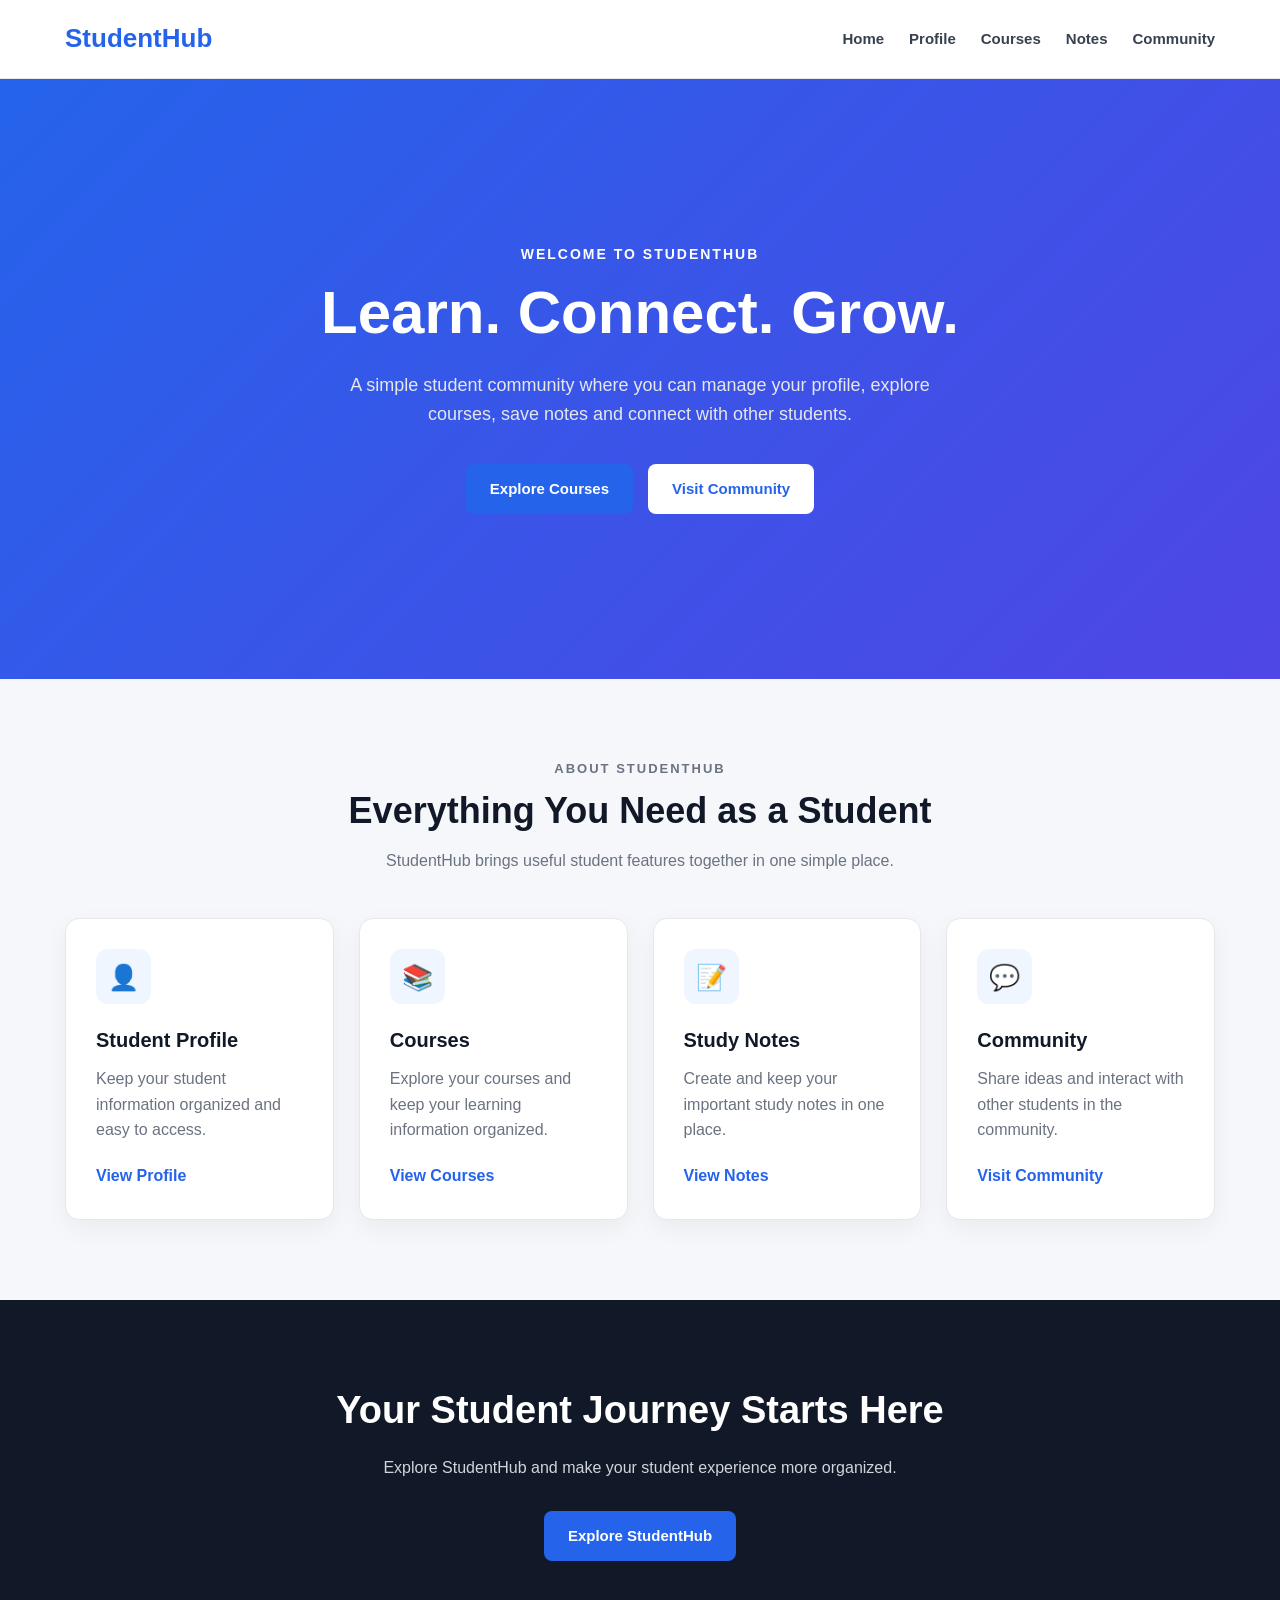
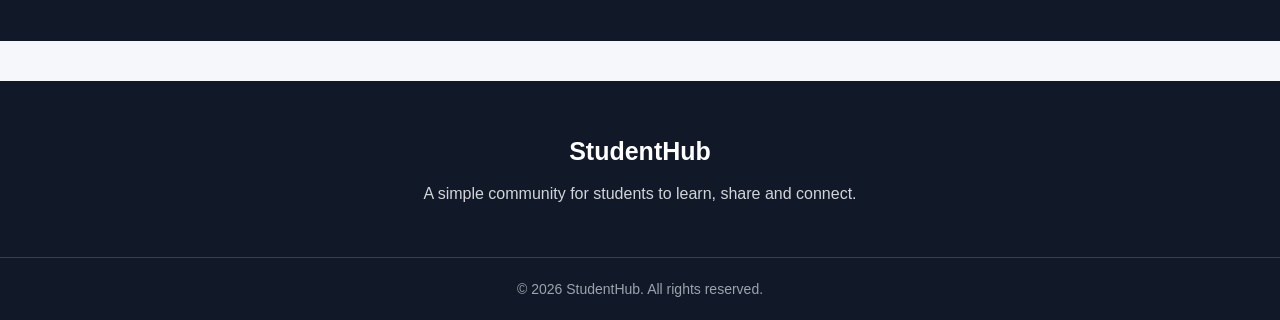
<file: index.html>
<!DOCTYPE html>
<html lang="en">

<head>

    <meta charset="UTF-8">

    <meta name="viewport" content="width=device-width, initial-scale=1.0">

    <title>StudentHub - Student Community</title>

    <link rel="stylesheet" href="style.css">

</head>

<body>

    <!-- Navigation -->

    <header class="header">

        <nav class="navbar">

            <div class="logo">
                StudentHub
            </div>

            <ul class="nav-links">

                <li>
                    <a href="index.html">Home</a>
                </li>

                <li>
                    <a href="profile.html">Profile</a>
                </li>

                <li>
                    <a href="courses.html">Courses</a>
                </li>

                <li>
                    <a href="notes.html">Notes</a>
                </li>

                <li>
                    <a href="community.html">Community</a>
                </li>

            </ul>

        </nav>

    </header>


    <!-- Hero Section -->

    <main>

        <section class="hero">

            <div class="hero-content">

                <p class="hero-label">
                    WELCOME TO STUDENTHUB
                </p>

                <h1>
                    Learn. Connect. Grow.
                </h1>

                <p class="hero-text">
                    A simple student community where you can
                    manage your profile, explore courses,
                    save notes and connect with other students.
                </p>

                <div class="hero-buttons">

                    <a href="courses.html" class="btn primary-btn">
                        Explore Courses
                    </a>

                     <a href="community.html" class="btn secondary-btn"> 
                         Visit Community 
                     </a>

                </div>

            </div>

        </section>


        <!-- About Section -->

        <section class="about-section">

            <div class="section-heading">

                <p class="section-label">
                    ABOUT STUDENTHUB
                </p>

                <h2>
                    Everything You Need as a Student
                </h2>

                <p>
                    StudentHub brings useful student features
                    together in one simple place.
                </p>

            </div>


            <!-- Feature Cards -->

            <div class="feature-container">


                <!-- Profile Card -->

                <div class="feature-card">

                    <div class="feature-icon">
                        👤
                    </div>

                    <h3>
                        Student Profile
                    </h3>

                    <p>
                        Keep your student information
                        organized and easy to access.
                    </p>

                    <a href="profile.html">
                        View Profile
                    </a>

                </div>


                <!-- Courses Card -->

                <div class="feature-card">

                    <div class="feature-icon">
                        📚
                    </div>

                    <h3>
                        Courses
                    </h3>

                    <p>
                        Explore your courses and keep
                        your learning information organized.
                    </p>

                    <a href="courses.html">
                        View Courses
                    </a>

                </div>


                <!-- Notes Card -->

                <div class="feature-card">

                    <div class="feature-icon">
                        📝
                    </div>

                    <h3>
                        Study Notes
                    </h3>

                    <p>
                        Create and keep your important
                        study notes in one place.
                    </p>

                    <a href="notes.html">
                        View Notes
                    </a>

                </div>


                <!-- Community Card -->

                <div class="feature-card">

                    <div class="feature-icon">
                        💬
                    </div>

                    <h3>
                        Community
                    </h3>

                    <p>
                        Share ideas and interact with
                        other students in the community.
                    </p>

                    <a href="community.html">
                        Visit Community
                    </a>

                </div>

            </div>

        </section>


        <!-- Call To Action -->

        <section class="cta-section">

            <div class="cta-content">

                <h2>
                    Your Student Journey Starts Here
                </h2>

                <p>
                    Explore StudentHub and make your
                    student experience more organized.
                </p>

                <a href="community.html" class="btn primary-btn">
                    Explore StudentHub
                </a>

            </div>

        </section>

    </main>


    <!-- Footer -->

    <footer class="footer">

        <div class="footer-content">

            <h3>
                StudentHub
            </h3>

            <p>
                A simple community for students to
                learn, share and connect.
            </p>

        </div>

        <div class="footer-bottom">

            <p>
                © 2026 StudentHub. All rights reserved.
            </p>

        </div>

    </footer>


    <!-- JavaScript -->

    <script src="storage.js"></script>
    <script src="app.js"></script>

</body>

</html>
</file>
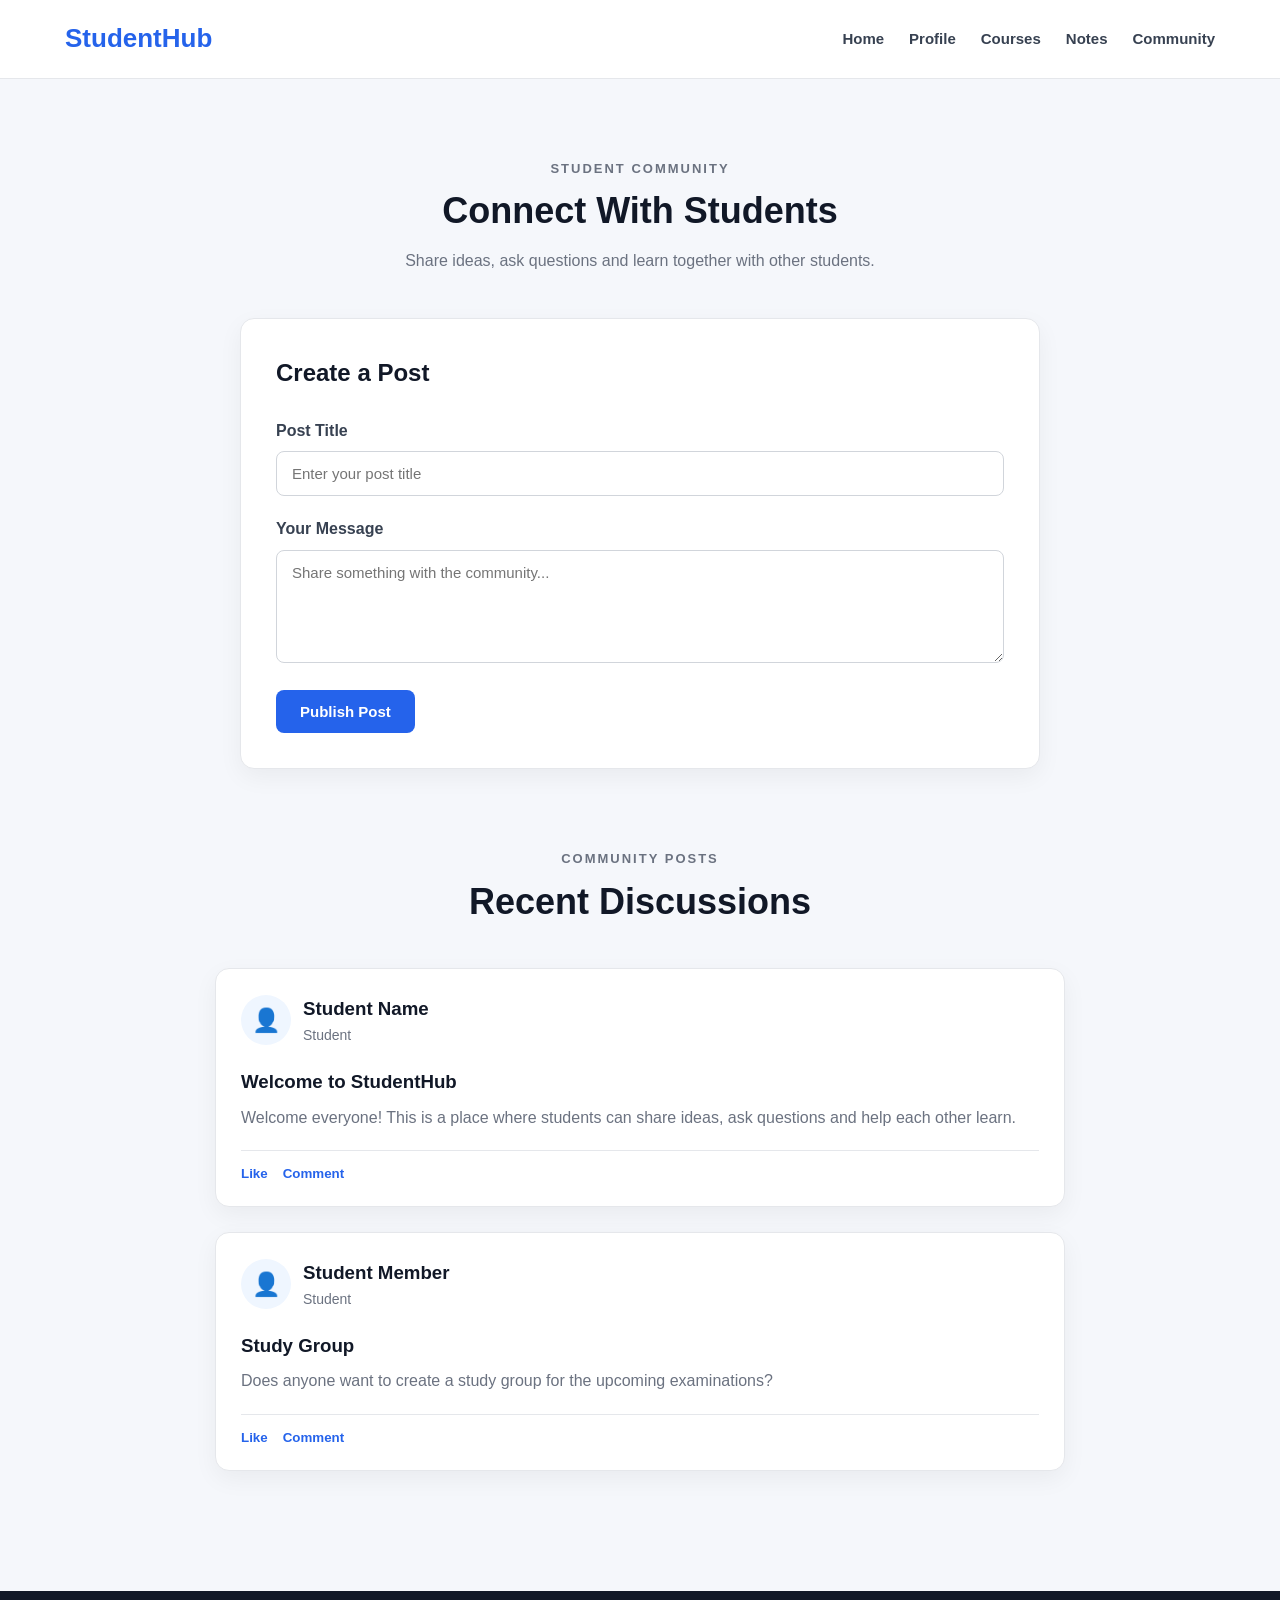
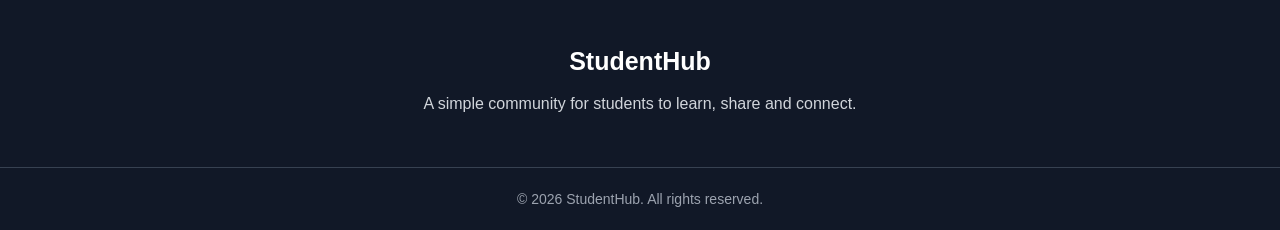
<file: community.html>
<!DOCTYPE html>
<html lang="en">

<head>

    <meta charset="UTF-8">

    <meta name="viewport" content="width=device-width, initial-scale=1.0">

    <title>StudentHub - Community</title>

    <link rel="stylesheet" href="style.css">

</head>

<body>

    <!-- Navigation -->

    <header class="header">

        <nav class="navbar">

            <div class="logo">
                StudentHub
            </div>

            <ul class="nav-links">

                <li>
                    <a href="index.html">Home</a>
                </li>

                <li>
                    <a href="profile.html">Profile</a>
                </li>

                <li>
                    <a href="courses.html">Courses</a>
                </li>

                <li>
                    <a href="notes.html">Notes</a>
                </li>

                <li>
                    <a href="community.html">Community</a>
                </li>

            </ul>

        </nav>

    </header>


    <!-- Community Page -->

    <main>

        <section class="community-section">

            <div class="section-heading">

                <p class="section-label">
                    STUDENT COMMUNITY
                </p>

                <h1>
                    Connect With Students
                </h1>

                <p>
                    Share ideas, ask questions and learn
                    together with other students.
                </p>

            </div>


            <!-- Create Post -->

            <div class="create-post-section">

                <h2>
                    Create a Post
                </h2>

                <form id="postForm">

                    <div class="form-group">

                        <label for="postTitle">
                            Post Title
                        </label>

                        <input
                            type="text"
                            id="postTitle"
                            placeholder="Enter your post title"
                            required
                        >

                    </div>


                    <div class="form-group">

                        <label for="postContent">
                            Your Message
                        </label>

                        <textarea
                            id="postContent"
                            rows="5"
                            placeholder="Share something with the community..."
                            required
                        ></textarea>

                    </div>


                    <button
                        type="submit"
                        class="btn primary-btn"
                    >
                        Publish Post
                    </button>

                </form>

            </div>


            <!-- Community Posts -->

            <section class="posts-section">

                <div class="section-heading">

                    <p class="section-label">
                        COMMUNITY POSTS
                    </p>

                    <h2>
                        Recent Discussions
                    </h2>

                </div>


                <div
                    class="posts-container"
                    id="postsContainer"
                >

                    <!-- Post 1 -->

                    <article class="post-card">

                        <div class="post-header">

                            <div class="post-avatar">
                                👤
                            </div>

                            <div>

                                <h3>
                                    Student Name
                                </h3>

                                <p>
                                    Student
                                </p>

                            </div>

                        </div>


                        <div class="post-content">

                            <h3>
                                Welcome to StudentHub
                            </h3>

                            <p>
                                Welcome everyone! This is a
                                place where students can share
                                ideas, ask questions and help
                                each other learn.
                            </p>

                        </div>


                        <div class="post-actions">

                            <button type="button">
                                Like
                            </button>

                            <button type="button">
                                Comment
                            </button>

                        </div>

                    </article>


                    <!-- Post 2 -->

                    <article class="post-card">

                        <div class="post-header">

                            <div class="post-avatar">
                                👤
                            </div>

                            <div>

                                <h3>
                                    Student Member
                                </h3>

                                <p>
                                    Student
                                </p>

                            </div>

                        </div>


                        <div class="post-content">

                            <h3>
                                Study Group
                            </h3>

                            <p>
                                Does anyone want to create
                                a study group for the upcoming
                                examinations?
                            </p>

                        </div>


                        <div class="post-actions">

                            <button type="button">
                                Like
                            </button>

                            <button type="button">
                                Comment
                            </button>

                        </div>

                    </article>

                </div>

            </section>

        </section>

    </main>


    <!-- Footer -->

    <footer class="footer">

        <div class="footer-content">

            <h3>
                StudentHub
            </h3>

            <p>
                A simple community for students to
                learn, share and connect.
            </p>

        </div>

        <div class="footer-bottom">

            <p>
                © 2026 StudentHub. All rights reserved.
            </p>

        </div>

    </footer>


    <!-- JavaScript -->

    <script src="storage.js"></script>
    <script src="app.js"></script>

</body>

</html>
</file>
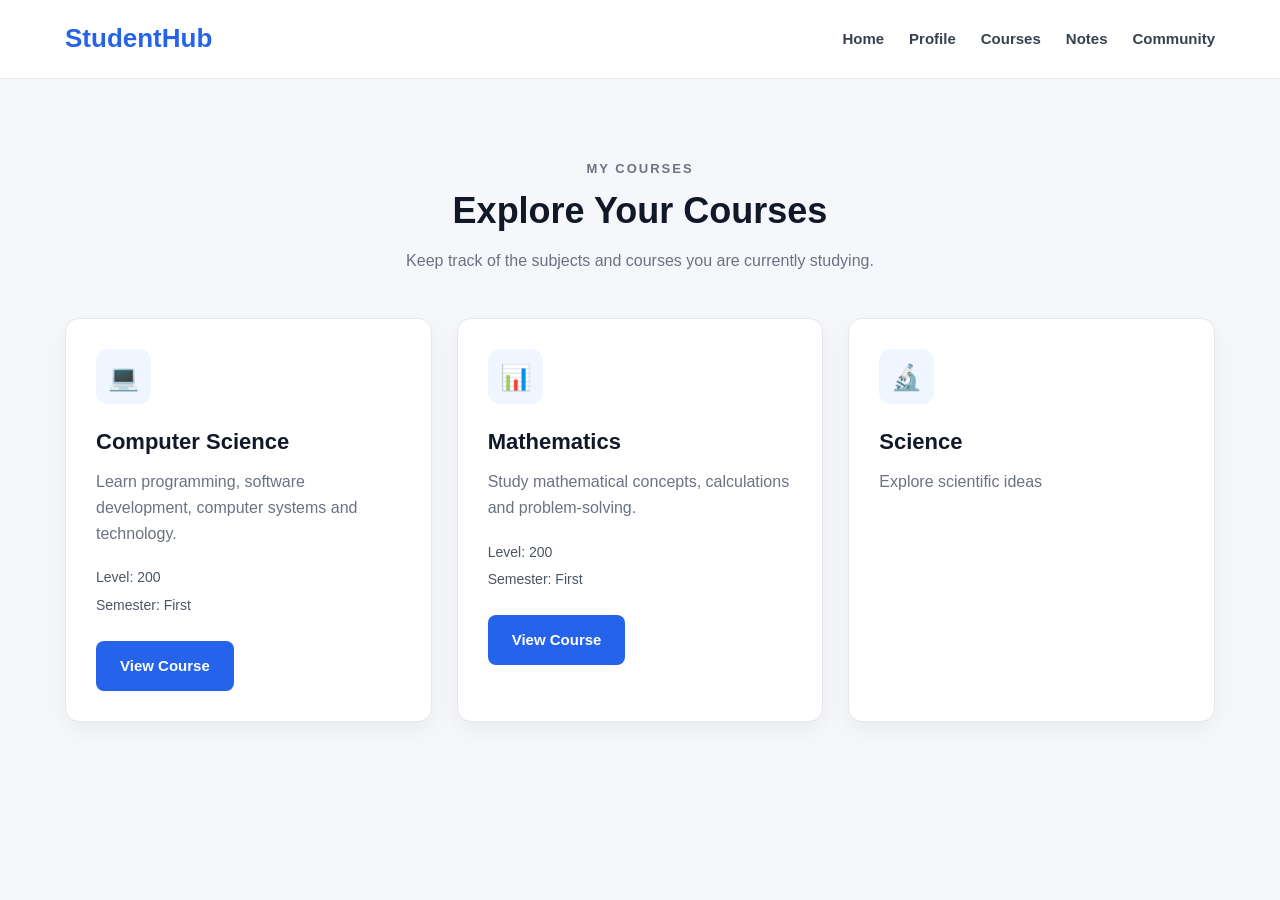
<file: courses.html>
<!DOCTYPE html>
<html lang="en">

<head>

    <meta charset="UTF-8">

    <meta name="viewport" content="width=device-width, initial-scale=1.0">

    <title>StudentHub - Courses</title>

    <link rel="stylesheet" href="style.css">

</head>

<body>

    <!-- Navigation -->

    <header class="header">

        <nav class="navbar">

            <div class="logo">
                StudentHub
            </div>

            <ul class="nav-links">

                <li>
                    <a href="index.html">Home</a>
                </li>

                <li>
                    <a href="profile.html">Profile</a>
                </li>

                <li>
                    <a href="courses.html">Courses</a>
                </li>

                <li>
                    <a href="notes.html">Notes</a>
                </li>

                <li>
                    <a href="community.html">Community</a>
                </li>

            </ul>

        </nav>

    </header>


    <!-- Courses Page -->

    <main>

        <section class="courses-section">

            <div class="section-heading">

                <p class="section-label">
                    MY COURSES
                </p>

                <h1>
                    Explore Your Courses
                </h1>

                <p>
                    Keep track of the subjects and courses
                    you are currently studying.
                </p>

            </div>


            <!-- Course Cards -->

            <div class="course-container">


                <!-- Course 1 -->

                <div class="course-card">

                    <div class="course-icon">
                        💻
                    </div>

                    <h2>
                        Computer Science
                    </h2>

                    <p>
                        Learn programming, software development,
                        computer systems and technology.
                    </p>

                    <div class="course-info">

                        <span>
                            Level: 200
                        </span>

                        <span>
                            Semester: First
                        </span>

                    </div>

                    <a href="#" class="btn primary-btn">
                        View Course
                    </a>

                </div>


                <!-- Course 2 -->

                <div class="course-card">

                    <div class="course-icon">
                        📊
                    </div>

                    <h2>
                        Mathematics
                    </h2>

                    <p>
                        Study mathematical concepts,
                        calculations and problem-solving.
                    </p>

                    <div class="course-info">

                        <span>
                            Level: 200
                        </span>

                        <span>
                            Semester: First
                        </span>

                    </div>

                    <a href="#" class="btn primary-btn">
                        View Course
                    </a>

                </div>


                <!-- Course 3 -->

                <div class="course-card">

                    <div class="course-icon">
                        🔬
                    </div>

                    <h2>
                        Science
                    </h2>

                    <p>
                        Explore scientific ideas
</file>
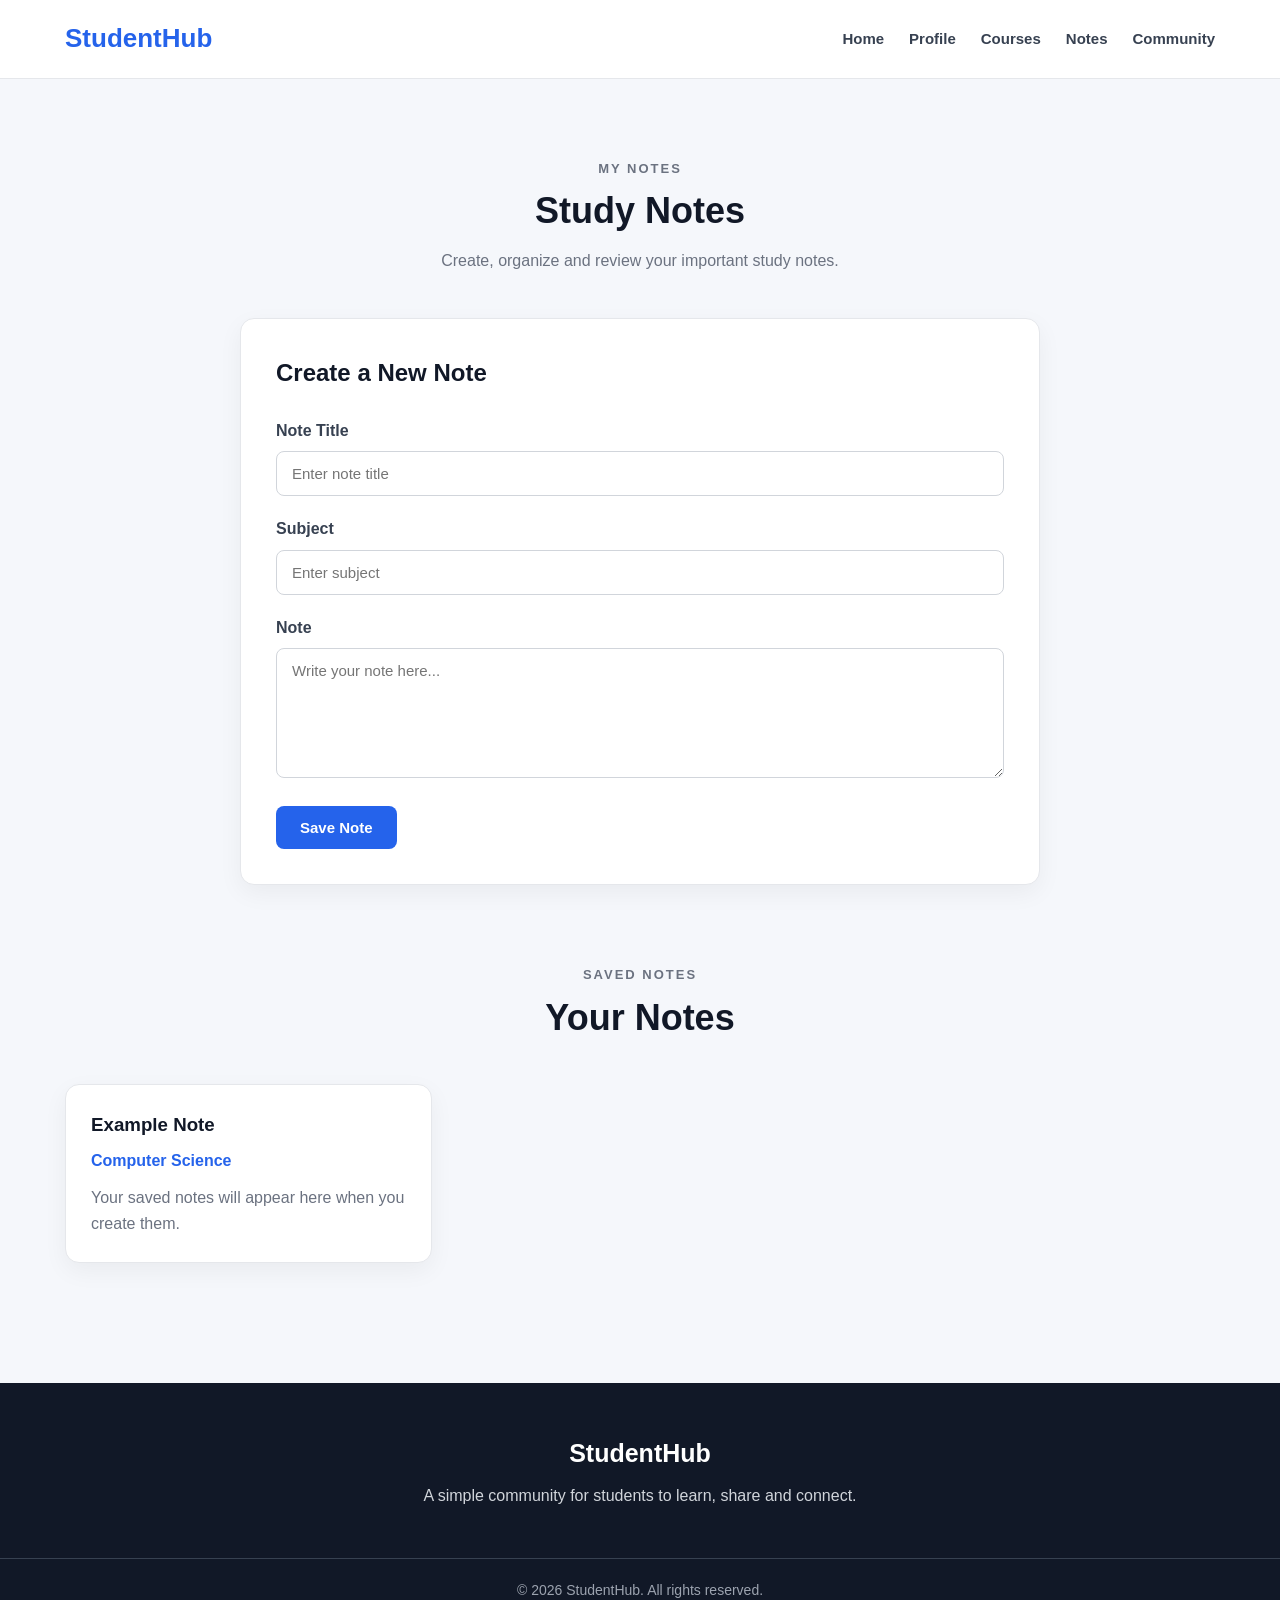
<file: notes.html>
<!DOCTYPE html>
<html lang="en">

<head>

    <meta charset="UTF-8">

    <meta name="viewport" content="width=device-width, initial-scale=1.0">

    <title>StudentHub - Notes</title>

    <link rel="stylesheet" href="style.css">

</head>

<body>

    <!-- Navigation -->

    <header class="header">

        <nav class="navbar">

            <div class="logo">
                StudentHub
            </div>

            <ul class="nav-links">

                <li>
                    <a href="index.html">Home</a>
                </li>

                <li>
                    <a href="profile.html">Profile</a>
                </li>

                <li>
                    <a href="courses.html">Courses</a>
                </li>

                <li>
                    <a href="notes.html">Notes</a>
                </li>

                <li>
                    <a href="community.html">Community</a>
                </li>

            </ul>

        </nav>

    </header>


    <!-- Notes Page -->

    <main>

        <section class="notes-section">

            <div class="section-heading">

                <p class="section-label">
                    MY NOTES
                </p>

                <h1>
                    Study Notes
                </h1>

                <p>
                    Create, organize and review your
                    important study notes.
                </p>

            </div>


            <!-- Add Note -->

            <div class="add-note-section">

                <h2>
                    Create a New Note
                </h2>

                <form id="noteForm">

                    <div class="form-group">

                        <label for="noteTitle">
                            Note Title
                        </label>

                        <input
                            type="text"
                            id="noteTitle"
                            placeholder="Enter note title"
                            required
                        >

                    </div>


                    <div class="form-group">

                        <label for="noteSubject">
                            Subject
                        </label>

                        <input
                            type="text"
                            id="noteSubject"
                            placeholder="Enter subject"
                            required
                        >

                    </div>


                    <div class="form-group">

                        <label for="noteContent">
                            Note
                        </label>

                        <textarea
                            id="noteContent"
                            rows="6"
                            placeholder="Write your note here..."
                            required
                        ></textarea>

                    </div>


                    <button
                        type="submit"
                        class="btn primary-btn"
                    >
                        Save Note
                    </button>

                </form>

            </div>


            <!-- Saved Notes -->

            <section class="saved-notes-section">

                <div class="section-heading">

                    <p class="section-label">
                        SAVED NOTES
                    </p>

                    <h2>
                        Your Notes
                    </h2>

                </div>


                <div
                    class="notes-container"
                    id="notesContainer"
                >

                    <!-- Notes will appear here -->

                    <div class="note-card">

                        <h3>
                            Example Note
                        </h3>

                        <p class="note-subject">
                            Computer Science
                        </p>

                        <p>
                            Your saved notes will appear
                            here when you create them.
                        </p>

                    </div>

                </div>

            </section>

        </section>

    </main>


    <!-- Footer -->

    <footer class="footer">

        <div class="footer-content">

            <h3>
                StudentHub
            </h3>

            <p>
                A simple community for students to
                learn, share and connect.
            </p>

        </div>

        <div class="footer-bottom">

            <p>
                © 2026 StudentHub. All rights reserved.
            </p>

        </div>

    </footer>


    <!-- JavaScript -->

    <script src="storage.js"></script>
    <script src="app.js"></script>

</body>

</html>
</file>
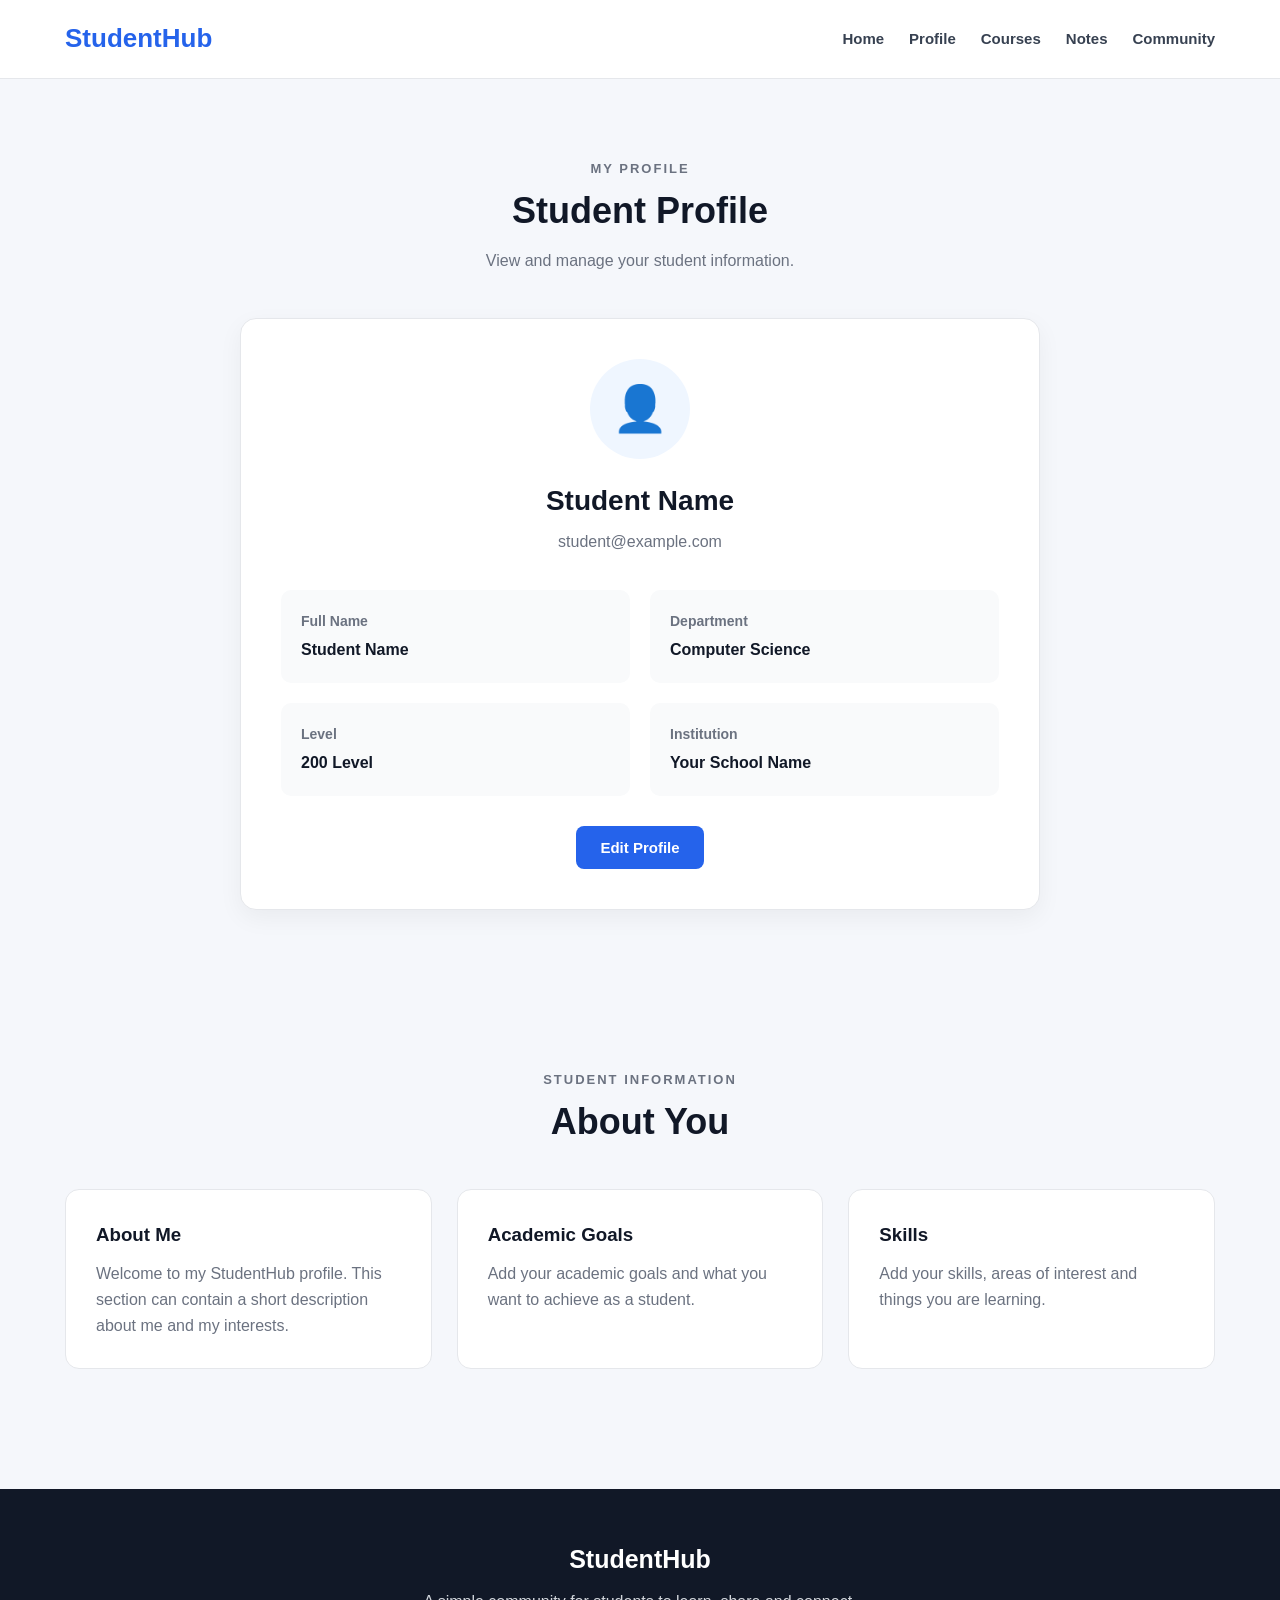
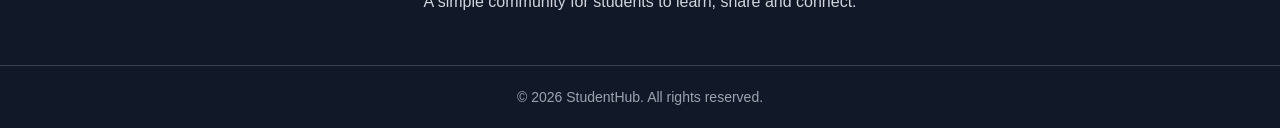
<file: profile.html>
<!DOCTYPE html>
<html lang="en">

<head>

    <meta charset="UTF-8">

    <meta name="viewport" content="width=device-width, initial-scale=1.0">

    <title>StudentHub - Profile</title>

    <link rel="stylesheet" href="style.css">

</head>

<body>

    <!-- Navigation -->

    <header class="header">

        <nav class="navbar">

            <div class="logo">
                StudentHub
            </div>

            <ul class="nav-links">

                <li>
                    <a href="index.html">Home</a>
                </li>

                <li>
                    <a href="profile.html">Profile</a>
                </li>

                <li>
                    <a href="courses.html">Courses</a>
                </li>

                <li>
                    <a href="notes.html">Notes</a>
                </li>

                <li>
                    <a href="community.html">Community</a>
                </li>

            </ul>

        </nav>

    </header>


    <!-- Profile Page -->

    <main>

        <section class="profile-section">

            <div class="section-heading">

                <p class="section-label">
                    MY PROFILE
                </p>

                <h1>
                    Student Profile
                </h1>

                <p>
                    View and manage your student information.
                </p>

            </div>


            <!-- Profile Card -->

            <div class="profile-card">

                <div class="profile-image">

                    <div class="profile-avatar">
                        👤
                    </div>

                </div>


                <div class="profile-info">

                    <h2>
                        Student Name
                    </h2>

                    <p>
                        student@example.com
                    </p>

                </div>


                <!-- Student Details -->

                <div class="profile-details">

                    <div class="detail-item">

                        <h3>
                            Full Name
                        </h3>

                        <p>
                            Student Name
                        </p>

                    </div>


                    <div class="detail-item">

                        <h3>
                            Department
                        </h3>

                        <p>
                            Computer Science
                        </p>

                    </div>


                    <div class="detail-item">

                        <h3>
                            Level
                        </h3>

                        <p>
                            200 Level
                        </p>

                    </div>


                    <div class="detail-item">

                        <h3>
                            Institution
                        </h3>

                        <p>
                            Your School Name
                        </p>

                    </div>

                </div>


                <!-- Edit Profile Button -->

                <div class="profile-actions">

                    <button class="btn primary-btn" id="editProfileBtn">
                        Edit Profile
                    </button>

                </div>

            </div>

        </section>


        <!-- Student Information -->

        <section class="student-info-section">

            <div class="section-heading">

                <p class="section-label">
                    STUDENT INFORMATION
                </p>

                <h2>
                    About You
                </h2>

            </div>


            <div class="info-container">

                <div class="info-card">

                    <h3>
                        About Me
                    </h3>

                    <p>
                        Welcome to my StudentHub profile.
                        This section can contain a short
                        description about me and my interests.
                    </p>

                </div>


                <div class="info-card">

                    <h3>
                        Academic Goals
                    </h3>

                    <p>
                        Add your academic goals and what
                        you want to achieve as a student.
                    </p>

                </div>


                <div class="info-card">

                    <h3>
                        Skills
                    </h3>

                    <p>
                        Add your skills, areas of interest
                        and things you are learning.
                    </p>

                </div>

            </div>

        </section>

    </main>


    <!-- Footer -->

    <footer class="footer">

        <div class="footer-content">

            <h3>
                StudentHub
            </h3>

            <p>
                A simple community for students to
                learn, share and connect.
            </p>

        </div>

        <div class="footer-bottom">

            <p>
                © 2026 StudentHub. All rights reserved.
            </p>

        </div>

    </footer>


    <!-- JavaScript -->

    <script src="storage.js"></script>
    <script src="app.js"></script>

</body>

</html>
</file>
<file: style.css>
/* ========================================
   STUDENTHUB - MAIN STYLESHEET
======================================== */


/* ========================================
   RESET
======================================== */

* {
    margin: 0;
    padding: 0;
    box-sizing: border-box;
}

html {
    scroll-behavior: smooth;
}

body {
    font-family: Arial, Helvetica, sans-serif;
    background-color: #f5f7fb;
    color: #1f2937;
    line-height: 1.6;
}


/* ========================================
   GENERAL
======================================== */

a {
    text-decoration: none;
    color: inherit;
}

button,
input,
textarea {
    font-family: inherit;
}

button {
    cursor: pointer;
}

main {
    min-height: 70vh;
}


/* ========================================
   NAVIGATION
======================================== */

.header {
    background-color: #ffffff;
    border-bottom: 1px solid #e5e7eb;
    position: sticky;
    top: 0;
    z-index: 1000;
}

.navbar {
    max-width: 1200px;
    margin: 0 auto;
    padding: 18px 25px;

    display: flex;
    align-items: center;
    justify-content: space-between;
}

.logo {
    font-size: 26px;
    font-weight: 800;
    color: #2563eb;
}

.nav-links {
    list-style: none;

    display: flex;
    align-items: center;
    gap: 25px;
}

.nav-links a {
    color: #374151;
    font-size: 15px;
    font-weight: 600;

    transition: 0.3s ease;
}

.nav-links a:hover {
    color: #2563eb;
}


/* ========================================
   HERO
======================================== */

.hero {
    background: linear-gradient(
        135deg,
        #2563eb,
        #4f46e5
    );

    min-height: 600px;
    padding: 80px 25px;

    display: flex;
    align-items: center;
    justify-content: center;

    text-align: center;
}

.hero-content {
    max-width: 800px;
    color: #ffffff;
}

.hero-label {
    font-size: 14px;
    font-weight: 700;
    letter-spacing: 2px;
    margin-bottom: 15px;
}

.hero h1 {
    font-size: 60px;
    line-height: 1.1;
    margin-bottom: 25px;
}

.hero-text {
    max-width: 650px;
    margin: 0 auto 35px;

    font-size: 18px;
    color: #e5e7eb;
}

.hero-buttons {
    display: flex;
    justify-content: center;
    gap: 15px;
    flex-wrap: wrap;
}


/* ========================================
   BUTTONS
======================================== */

.btn {
    display: inline-block;

    padding: 13px 24px;

    border-radius: 8px;

    font-size: 15px;
    font-weight: 700;

    border: none;

    transition: 0.3s ease;
}

.primary-btn {
    background-color: #2563eb;
    color: #ffffff;
}

.primary-btn:hover {
    background-color: #1d4ed8;
    transform: translateY(-2px);
}

.secondary-btn {
    background-color: #ffffff;
    color: #2563eb;
}

.secondary-btn:hover {
    background-color: #eff6ff;
    transform: translateY(-2px);
}


/* ========================================
   SECTIONS
======================================== */

.about-section,
.profile-section,
.student-info-section,
.courses-section,
.progress-section,
.notes-section,
.community-section {
    max-width: 1200px;
    margin: 0 auto;
    padding: 80px 25px;
}

.section-heading {
    max-width: 700px;
    margin: 0 auto 45px;

    text-align: center;
}

.section-label {
    color: #2563eb;

    font-size: 13px;
    font-weight: 800;

    letter-spacing: 2px;

    margin-bottom: 10px;
}

.section-heading h1,
.section-heading h2 {
    color: #111827;

    font-size: 36px;
    line-height: 1.2;

    margin-bottom: 15px;
}

.section-heading p {
    color: #6b7280;
}


/* ========================================
   FEATURE CARDS
======================================== */

.feature-container {
    display: grid;

    grid-template-columns: repeat(4, 1fr);

    gap: 25px;
}

.feature-card {
    background-color: #ffffff;

    padding: 30px;

    border-radius: 14px;

    border: 1px solid #e5e7eb;

    box-shadow: 0 8px 25px rgba(0, 0, 0, 0.05);

    transition: 0.3s ease;
}

.feature-card:hover {
    transform: translateY(-5px);

    box-shadow: 0 15px 35px rgba(0, 0, 0, 0.08);
}

.feature-icon {
    width: 55px;
    height: 55px;

    display: flex;
    align-items: center;
    justify-content: center;

    background-color: #eff6ff;

    border-radius: 12px;

    font-size: 25px;

    margin-bottom: 20px;
}

.feature-card h3 {
    font-size: 20px;

    margin-bottom: 10px;

    color: #111827;
}

.feature-card p {
    color: #6b7280;

    margin-bottom: 20px;
}

.feature-card a {
    color: #2563eb;

    font-weight: 700;
}


/* ========================================
   CTA SECTION
======================================== */

.cta-section {
    background-color: #111827;

    padding: 80px 25px;

    text-align: center;
}

.cta-content {
    max-width: 700px;
    margin: 0 auto;

    color: #ffffff;
}

.cta-content h2 {
    font-size: 38px;

    margin-bottom: 15px;
}

.cta-content p {
    color: #d1d5db;

    margin-bottom: 30px;
}


/* ========================================
   PROFILE
======================================== */

.profile-card {
    max-width: 800px;

    margin: 0 auto;

    padding: 40px;

    background-color: #ffffff;

    border-radius: 16px;

    border: 1px solid #e5e7eb;

    box-shadow: 0 8px 25px rgba(0, 0, 0, 0.05);

    text-align: center;
}

.profile-avatar {
    width: 100px;
    height: 100px;

    margin: 0 auto 20px;

    border-radius: 50%;

    background-color: #eff6ff;

    display: flex;
    align-items: center;
    justify-content: center;

    font-size: 45px;
}

.profile-info h2 {
    font-size: 28px;

    color: #111827;
}

.profile-info p {
    color: #6b7280;

    margin-top: 5px;
}

.profile-details {
    margin-top: 35px;

    display: grid;

    grid-template-columns: repeat(2, 1fr);

    gap: 20px;

    text-align: left;
}

.detail-item {
    padding: 20px;

    background-color: #f9fafb;

    border-radius: 10px;
}

.detail-item h3 {
    font-size: 14px;

    color: #6b7280;

    margin-bottom: 5px;
}

.detail-item p {
    font-weight: 700;

    color: #111827;
}

.profile-actions {
    margin-top: 30px;
}


/* ========================================
   INFORMATION CARDS
======================================== */

.info-container {
    display: grid;

    grid-template-columns: repeat(3, 1fr);

    gap: 25px;
}

.info-card {
    background-color: #ffffff;

    padding: 30px;

    border-radius: 14px;

    border: 1px solid #e5e7eb;
}

.info-card h3 {
    margin-bottom: 12px;

    color: #111827;
}

.info-card p {
    color: #6b7280;
}


/* ========================================
   COURSES
======================================== */

.course-container {
    display: grid;

    grid-template-columns: repeat(3, 1fr);

    gap: 25px;
}

.course-card {
    background-color: #ffffff;

    padding: 30px;

    border-radius: 14px;

    border: 1px solid #e5e7eb;

    box-shadow: 0 8px 25px rgba(0, 0, 0, 0.05);

    transition: 0.3s ease;
}

.course-card:hover {
    transform: translateY(-5px);
}

.course-icon {
    width: 55px;
    height: 55px;

    display: flex;
    align-items: center;
    justify-content: center;

    background-color: #eff6ff;

    border-radius: 12px;

    font-size: 25px;

    margin-bottom: 20px;
}

.course-card h2 {
    font-size: 22px;

    color: #111827;

    margin-bottom: 10px;
}

.course-card p {
    color: #6b7280;

    margin-bottom: 20px;
}

.course-info {
    display: flex;

    flex-direction: column;

    gap: 5px;

    margin-bottom: 25px;
}

.course-info span {
    color: #4b5563;

    font-size: 14px;
}


/* ========================================
   PROGRESS
======================================== */

.progress-section {
    padding-top: 0;
}

.progress-card {
    max-width: 700px;

    margin: 0 auto;

    background-color: #ffffff;

    padding: 30px;

    border-radius: 14px;

    border: 1px solid #e5e7eb;
}

.progress-card h3 {
    margin-bottom: 20px;
}

.progress-bar {
    width: 100%;
    height: 12px;

    background-color: #e5e7eb;

    border-radius: 20px;

    overflow: hidden;
}

.progress-fill {
    width: 60%;
    height: 100%;

    background-color: #2563eb;

    border-radius: 20px;
}

.progress-card p {
    margin-top: 10px;

    color: #6b7280;
}


/* ========================================
   FORMS
======================================== */

.add-note-section,
.create-post-section {
    max-width: 800px;

    margin: 0 auto 60px;

    background-color: #ffffff;

    padding: 35px;

    border-radius: 14px;

    border: 1px solid #e5e7eb;

    box-shadow: 0 8px 25px rgba(0, 0, 0, 0.05);
}

.add-note-section h2,
.create-post-section h2 {
    margin-bottom: 25px;

    color: #111827;
}

.form-group {
    margin-bottom: 20px;
}

.form-group label {
    display: block;

    margin-bottom: 8px;

    font-weight: 700;

    color: #374151;
}

.form-group input,
.form-group textarea {
    width: 100%;

    padding: 13px 15px;

    border: 1px solid #d1d5db;

    border-radius: 8px;

    outline: none;

    font-size: 15px;

    background-color: #ffffff;

    transition: 0.3s ease;
}

.form-group input:focus,
.form-group textarea:focus {
    border-color: #2563eb;

    box-shadow: 0 0 0 3px rgba(37, 99, 235, 0.1);
}

.form-group textarea {
    resize: vertical;
}


/* ========================================
   NOTES
======================================== */

.saved-notes-section {
    padding-top: 20px;
}

.notes-container {
    display: grid;

    grid-template-columns: repeat(3, 1fr);

    gap: 25px;
}

.note-card {
    background-color: #ffffff;

    padding: 25px;

    border-radius: 14px;

    border: 1px solid #e5e7eb;

    box-shadow: 0 8px 25px rgba(0, 0, 0, 0.05);
}

.note-card h3 {
    color: #111827;

    margin-bottom: 8px;
}

.note-subject {
    color: #2563eb !important;

    font-weight: 700;

    margin-bottom: 12px;
}

.note-card p {
    color: #6b7280;
}


/* ========================================
   COMMUNITY
======================================== */

.posts-section {
    padding-top: 20px;
}

.posts-container {
    max-width: 850px;

    margin: 0 auto;

    display: flex;

    flex-direction: column;

    gap: 25px;
}

.post-card {
    background-color: #ffffff;

    padding: 25px;

    border-radius: 14px;

    border: 1px solid #e5e7eb;

    box-shadow: 0 8px 25px rgba(0, 0, 0, 0.05);
}

.post-header {
    display: flex;

    align-items: center;

    gap: 12px;

    margin-bottom: 20px;
}

.post-avatar {
    width: 50px;
    height: 50px;

    border-radius: 50%;

    background-color: #eff6ff;

    display: flex;
    align-items: center;
    justify-content: center;

    font-size: 23px;
}

.post-header h3 {
    color: #111827;
}

.post-header p {
    color: #6b7280;

    font-size: 14px;
}

.post-content h3 {
    color: #111827;

    margin-bottom: 8px;
}

.post-content p {
    color: #6b7280;
}

.post-actions {
    display: flex;

    gap: 15px;

    margin-top: 20px;

    padding-top: 15px;

    border-top: 1px solid #e5e7eb;
}

.post-actions button {
    background: none;

    border: none;

    color: #2563eb;

    font-weight: 700;
}


/* ========================================
   FOOTER
======================================== */

.footer {
    background-color: #111827;

    color: #ffffff;

    margin-top: 40px;
}

.footer-content {
    max-width: 1200px;

    margin: 0 auto;

    padding: 50px 25px;

    text-align: center;
}

.footer-content h3 {
    font-size: 25px;

    margin-bottom: 10px;
}

.footer-content p {
    color: #d1d5db;
}

.footer-bottom {
    border-top: 1px solid #374151;

    padding: 20px 25px;

    text-align: center;
}

.footer-bottom p {
    color: #9ca3af;

    font-size: 14px;
}


/* ========================================
   MOBILE RESPONSIVE DESIGN
======================================== */

@media (max-width: 900px) {

    .feature-container {
        grid-template-columns: repeat(2, 1fr);
    }

    .course-container {
        grid-template-columns: repeat(2, 1fr);
    }

    .info-container {
        grid-template-columns: 1fr;
    }

    .notes-container {
        grid-template-columns: repeat(2, 1fr);
    }

    .hero h1 {
        font-size: 48px;
    }

}


@media (max-width: 650px) {

    .navbar {
        flex-direction: column;

        gap: 18px;
    }

    .nav-links {
        gap: 12px;

        flex-wrap: wrap;

        justify-content: center;
    }

    .nav-links a {
        font-size: 13px;
    }

    .hero {
        min-height: 520px;

        padding: 60px 20px;
    }

    .hero h1 {
        font-size: 40px;
    }

    .hero-text {
        font-size: 16px;
    }

    .section-heading h1,
    .section-heading h2 {
        font-size: 30px;
    }

    .feature-container,
    .course-container,
    .notes-container {
        grid-template-columns: 1fr;
    }

    .profile-details {
        grid-template-columns: 1fr;
    }

    .about-section,
    .profile-section,
    .student-info-section,
    .courses-section,
    .progress-section,
    .notes-section,
    .community-section {
        padding: 60px 20px;
    }

    .add-note-section,
    .create-post-section,
    .profile-card {
        padding: 25px 20px;
    }

}
</file>
